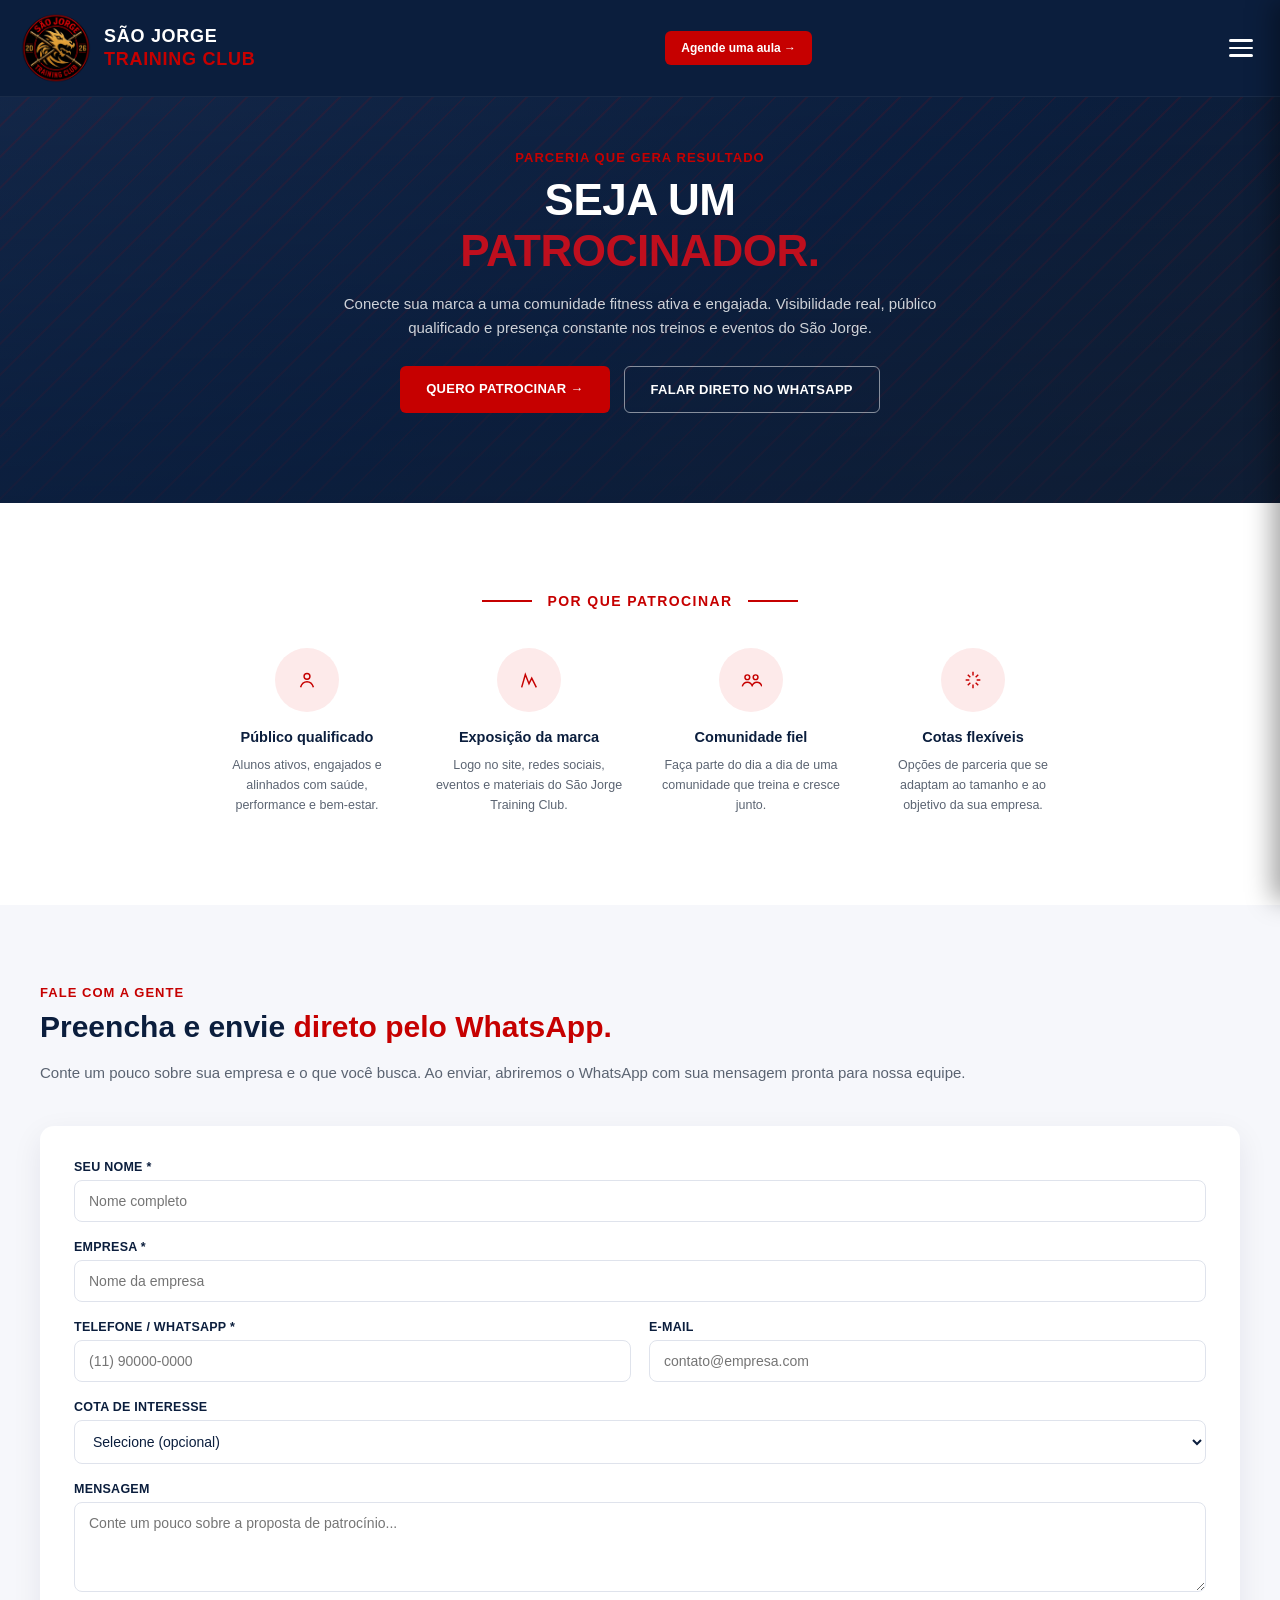
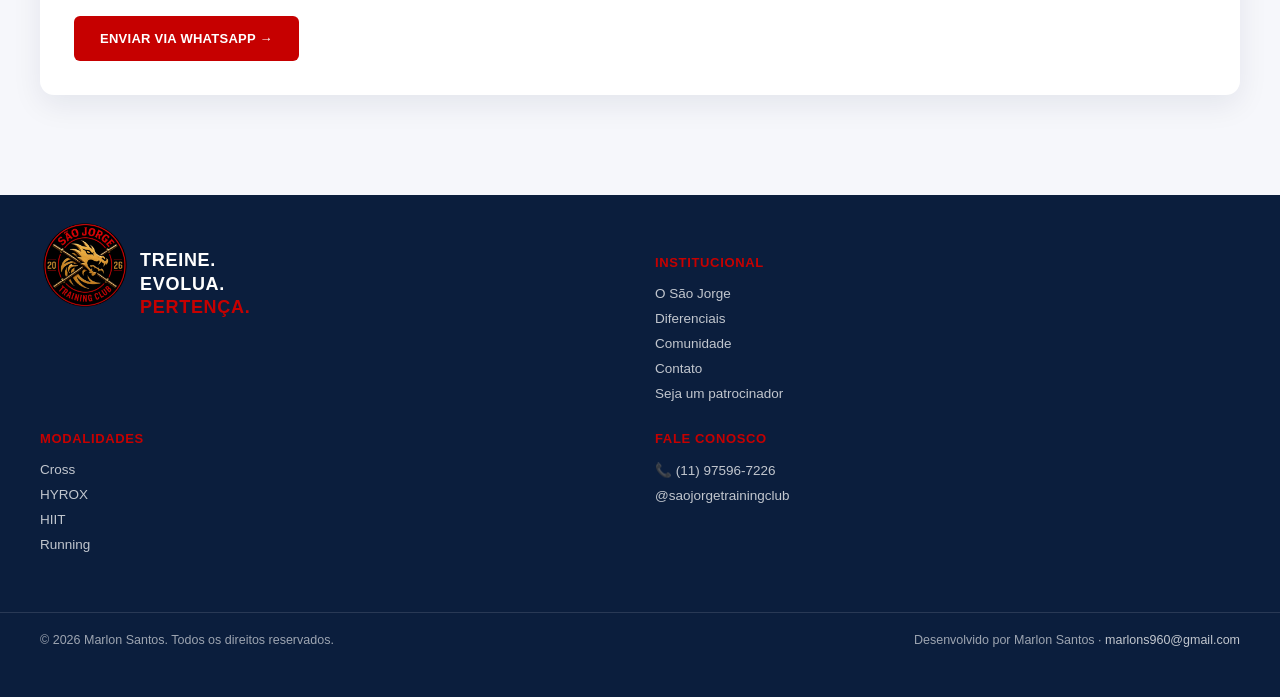
<file: aderir-patrocinadores.html>
<!doctype html>
<html lang="pt-BR">
  <head>
    <meta charset="UTF-8" />
    <meta name="viewport" content="width=device-width, initial-scale=1.0" />
    <meta name="description" content="Seja um patrocinador do São Jorge Training Club e conecte sua marca a uma comunidade fitness engajada.">
    <meta name="keywords" content="São Jorge Training Club, patrocínio, patrocinadores, parceria, marketing esportivo">
    <link rel="stylesheet" href="style.css">
    <title>Seja um Patrocinador | São Jorge Training Club</title>
  </head>
  <body>

    <!-- HEADER --->
    <header class="header">
      <div class="container">
        <a href="sao-jorge-training-club.html" class="logo">
          <img src="imgs/logo_transparent.png" class="logo-icon" alt="São Jorge Training Club">
          <span class="logo-text">SÃO JORGE<br><em>TRAINING CLUB</em></span>
        </a>
        <nav class="menu" id="siteMenu">
          <button type="button" id="menuCtaAula" class="menu-cta">📅 Agende uma aula</button>
          <a href="sao-jorge-training-club.html#inicio">Início</a>
          <a href="sao-jorge-training-club.html#sao-jorge">O São Jorge</a>
          <a href="sao-jorge-training-club.html#modalidades">Modalidades</a>
          <a href="sao-jorge-training-club.html#diferenciais">Diferenciais</a>
          <a href="sao-jorge-training-club.html#comunidade">Comunidade</a>
          <a href="sao-jorge-training-club.html#patrocinadores">Patrocinadores</a>
          <a href="sao-jorge-training-club.html#planos">Planos</a>
          <a href="sao-jorge-training-club.html#contato">Contato</a>
        </nav>
        <button type="button" id="headerCtaAula" class="btn-header">Agende uma aula →</button>
        <button class="menu-toggle" id="menuToggle" aria-label="Abrir menu" aria-expanded="false" aria-controls="siteMenu">
          <span></span>
          <span></span>
          <span></span>
        </button>
      </div>
    </header>
    <div class="menu-overlay" id="menuOverlay"></div>

    <!-- HERO PATROCINADORES -->
    <section class="hero sponsor-hero sponsor-hero-full" id="inicio">
      <div class="sponsor-hero-inner">
        <p class="eyebrow eyebrow-light">PARCERIA QUE GERA RESULTADO</p>
        <h1>SEJA UM<br><span>PATROCINADOR.</span></h1>
        <p class="hero-desc">Conecte sua marca a uma comunidade fitness ativa e engajada. Visibilidade real, público qualificado e presença constante nos treinos e eventos do São Jorge.</p>
        <div class="hero-actions">
          <a href="#form-patrocinio" class="btn-primary">Quero patrocinar →</a>
          <a href="https://wa.me/5511975967226" target="_blank" rel="noopener" class="btn-outline">Falar direto no WhatsApp</a>
        </div>
      </div>
    </section>

    <!-- BENEFÍCIOS -->
    <section class="modalidades" id="beneficios">
      <div class="container">
        <h3 class="section-title"><span class="line"></span>POR QUE PATROCINAR<span class="line"></span></h3>
        <div class="cards cards-6 cards-static cards-center">
          <article class="feature">
            <div class="feature-icon">
              <svg viewBox="0 0 24 24" width="22" height="22" fill="none" stroke="#c60000" stroke-width="1.6"><circle cx="12" cy="8" r="3.2"/><path d="M5 20c1.2-4 4-6 7-6s5.8 2 7 6"/></svg>
            </div>
            <h4>Público qualificado</h4>
            <p>Alunos ativos, engajados e alinhados com saúde, performance e bem-estar.</p>
          </article>
          <article class="feature">
            <div class="feature-icon">
              <svg viewBox="0 0 24 24" width="22" height="22" fill="none" stroke="#c60000" stroke-width="1.6"><path d="M4 20l4-14 4 10 3-6 5 10"/></svg>
            </div>
            <h4>Exposição da marca</h4>
            <p>Logo no site, redes sociais, eventos e materiais do São Jorge Training Club.</p>
          </article>
          <article class="feature">
            <div class="feature-icon">
              <svg viewBox="0 0 24 24" width="22" height="22" fill="none" stroke="#c60000" stroke-width="1.6"><circle cx="8" cy="9" r="2.6"/><circle cx="17" cy="9" r="2.6"/><path d="M2.5 19c.8-3 3-4.6 5.5-4.6S12.7 16 13.5 19M13 19c.8-3 3-4.6 5.5-4.6S23 16 23.8 19"/></svg>
            </div>
            <h4>Comunidade fiel</h4>
            <p>Faça parte do dia a dia de uma comunidade que treina e cresce junto.</p>
          </article>
          <article class="feature">
            <div class="feature-icon">
              <svg viewBox="0 0 24 24" width="22" height="22" fill="none" stroke="#c60000" stroke-width="1.6"><path d="M12 3v4M12 17v4M4 12h4M16 12h4M6.3 6.3l2.8 2.8M14.9 14.9l2.8 2.8M6.3 17.7l2.8-2.8M14.9 9.1l2.8-2.8"/></svg>
            </div>
            <h4>Cotas flexíveis</h4>
            <p>Opções de parceria que se adaptam ao tamanho e ao objetivo da sua empresa.</p>
          </article>
        </div>
      </div>
    </section>

    <!-- FORMULÁRIO -->
    <section class="sponsor-form-section" id="form-patrocinio">
      <div class="container sponsor-form-container">
        <div class="sponsor-form-intro">
          <p class="eyebrow">FALE COM A GENTE</p>
          <h2 class="section-heading" style="text-align:left; margin-bottom:16px;">Preencha e envie <span>direto pelo WhatsApp.</span></h2>
          <p class="sponsor-form-desc">Conte um pouco sobre sua empresa e o que você busca. Ao enviar, abriremos o WhatsApp com sua mensagem pronta para nossa equipe.</p>
        </div>

        <form id="sponsorForm" class="sponsor-form" novalidate>
          <div class="form-row">
            <label for="spNome">Seu nome *</label>
            <input type="text" id="spNome" name="spNome" placeholder="Nome completo" required>
          </div>

          <div class="form-row">
            <label for="spEmpresa">Empresa *</label>
            <input type="text" id="spEmpresa" name="spEmpresa" placeholder="Nome da empresa" required>
          </div>

          <div class="form-row-grid">
            <div class="form-row">
              <label for="spTelefone">Telefone / WhatsApp *</label>
              <input type="tel" id="spTelefone" name="spTelefone" placeholder="(11) 90000-0000" required>
            </div>
            <div class="form-row">
              <label for="spEmail">E-mail</label>
              <input type="email" id="spEmail" name="spEmail" placeholder="contato@empresa.com">
            </div>
          </div>

          <div class="form-row">
            <label for="spCota">Cota de interesse</label>
            <select id="spCota" name="spCota">
              <option value="">Selecione (opcional)</option>
              <option value="Bronze">Bronze</option>
              <option value="Prata">Prata</option>
              <option value="Ouro">Ouro</option>
              <option value="Ainda não sei">Ainda não sei / quero saber mais</option>
            </select>
          </div>

          <div class="form-row">
            <label for="spMensagem">Mensagem</label>
            <textarea id="spMensagem" name="spMensagem" rows="4" placeholder="Conte um pouco sobre a proposta de patrocínio..."></textarea>
          </div>

          <p class="sponsor-feedback" id="sponsorFeedback" hidden></p>

          <button type="submit" class="btn-primary sponsor-submit">Enviar via WhatsApp →</button>
        </form>
      </div>
    </section>

    <!-- MODAL: Formulário de aula -->
    <div class="modal-overlay" id="planModalOverlay">
      <div class="modal-box" role="dialog" aria-modal="true" aria-labelledby="planModalTitle">
        <button type="button" class="modal-close" id="planModalClose" aria-label="Fechar">×</button>
        <p class="eyebrow" id="planModalEyebrow">AULA EXPERIMENTAL</p>
        <h3 id="planModalTitle">Complete seus dados</h3>
        <p class="modal-desc" id="planModalDesc">Preencha as informações abaixo. Vamos abrir o WhatsApp com sua mensagem pronta.</p>

        <form id="planForm" class="plan-form" novalidate>
          <div class="form-row">
            <label for="planAlunoNome">Nome do aluno *</label>
            <input type="text" id="planAlunoNome" name="planAlunoNome" placeholder="Nome completo" required>
          </div>
          <div class="form-row">
            <label for="planDataInicio">Dia que pretende começar *</label>
            <input type="date" id="planDataInicio" name="planDataInicio" required>
          </div>
          <div class="form-row">
            <label for="planTelefone">Telefone / WhatsApp</label>
            <input type="tel" id="planTelefone" name="planTelefone" placeholder="(11) 90000-0000">
          </div>

          <p class="sponsor-feedback" id="planFormFeedback" hidden></p>

          <button type="submit" class="btn-primary plan-form-submit">Enviar para o WhatsApp →</button>
        </form>
      </div>
    </div>

    <!-- FOOTER -->
    <footer class="footer">
      <div class="container footer-container">
        <div class="footer-brand">
          <div class="footer-logo">
            <img src="imgs/logo_transparent.png" alt="São Jorge Training Club" class="footer-logo-img">
            <span class="logo-text">
              TREINE.<br>
              EVOLUA.<br>
              <em>PERTENÇA.</em>
            </span>
          </div>
          <p class="footer-tagline"></p>
        </div>
        <div class="footer-col">
          <strong>Institucional</strong>
          <a href="sao-jorge-training-club.html#sao-jorge">O São Jorge</a>
          <a href="sao-jorge-training-club.html#diferenciais">Diferenciais</a>
          <a href="sao-jorge-training-club.html#comunidade">Comunidade</a>
          <a href="sao-jorge-training-club.html#contato">Contato</a>
          <a href="aderir-patrocinadores.html">Seja um patrocinador</a>
        </div>
        <div class="footer-col">
          <strong>Modalidades</strong>
          <a href="sao-jorge-training-club.html#modalidades">Cross</a>
          <a href="sao-jorge-training-club.html#modalidades">HYROX</a>
          <a href="sao-jorge-training-club.html#modalidades">HIIT</a>
          <a href="sao-jorge-training-club.html#modalidades">Running</a>
        </div>
        <div class="footer-col">
          <strong>Fale conosco</strong>
          <a href="https://wa.me/5511975967226" target="_blank" rel="noopener">📞 (11) 97596-7226</a>
          <a href="#">@saojorgetrainingclub</a>
        </div>
      </div>
      <div class="container footer-bottom">
        <p>© 2026 Marlon Santos. Todos os direitos reservados.</p>
        <p>Desenvolvido por Marlon Santos · <a href="mailto:marlons960@gmail.com">marlons960@gmail.com</a></p>
      </div>
    </footer>

    <script src="script.js"></script>

  </body>
</html>
</file>
<file: style.css>
*{
    margin:0;
    padding:0;
    box-sizing:border-box;
}

:root{
    --navy:#0B1E3D;
    --navy-light:#12294f;
    --red:#c60000;
    --red-bright:#ff0000;
    --white:#ffffff;
    --gray-bg:#f6f7fb;
    --text-muted:#5b6472;
}

html{
    scroll-behavior:smooth;
}

body{
    font-family:Arial, Helvetica, sans-serif;
    background:#fff;
    color:#60599c;
    overflow-x:hidden;
}

img{ max-width:100%; display:block; }

a{ font-family:inherit; }

.container{
    max-width:1300px;
    margin:auto;
    padding:0 40px;
    padding-bottom:20px;
}


.img-placeholder{
    position:relative;
    display:flex;
    align-items:center;
    justify-content:center;
    flex-direction:column;
    gap:6px;
    background:
        repeating-linear-gradient(135deg, rgba(198,0,0,.18) 0 2px, transparent 2px 22px),
        linear-gradient(155deg, #1b2f52 0%, #0B1E3D 55%, #1a1a1a 100%);
    color:rgba(255,255,255,.75);
    text-align:center;
    font-size:12px;
    letter-spacing:.06em;
    text-transform:uppercase;
    border-radius:10px;
    overflow:hidden;
}
.img-placeholder span{ padding:0 0px; }
.img-placeholder small{ opacity:.7; font-size:10px; }

.eyebrow{
    color:var(--red);
    font-size:13px;
    font-weight:800;
    letter-spacing:.08em;
    text-transform:uppercase;
    margin-bottom:10px;
}
.eyebrow-light{ color:var(--red); }

.hashtag{
    color:var(--red);
    font-weight:700;
    font-size:14px;
    margin:10px 0;
}


.header{
    width:100%;
    background:var(--navy);
    position:fixed;
    top:0; left:0;
    z-index:1000;
    border-bottom:1px solid rgba(255,255,255,.06);
}

.header .container{
    display:flex;
    justify-content:space-between;
    align-items:center;
    padding:14px 40px;
    gap:16px;
}

.logo{
    display:flex;
    align-items:center;
    gap:12px;
    text-decoration:none;
    flex-shrink:0;
}
.logo-icon{
    width:84px;
    height:84px;
    flex-shrink:0;
    object-fit:contain;
}
.logo-text{
    color:#fff;
    font-size:18px;
    font-weight:800;
    line-height:1.3;
    letter-spacing:.04em;
    white-space:nowrap;
}
.logo-text em{
    font-style:normal;
    color:var(--red);
}

.menu{
    display:flex;
    align-items:center;
    gap:4px;
}
.menu a{
    color:#fff;
    text-decoration:none;
    text-transform:uppercase;
    font-size:12px;
    font-weight:700;
    padding:12px 14px;
    border-radius:6px;
    letter-spacing:.02em;
    transition:.3s ease;
    white-space:nowrap;
}
.menu a:hover{
    background:var(--red);
    color:#fff;
    transform:translateY(-2px);
}

.menu-cta{ display:none; }

/* ============ Menu mobile (hambúrguer) ============ */
.menu-toggle{
    display:none;
    flex-direction:column;
    justify-content:center;
    align-items:center;
    gap:5px;
    width:38px;
    height:38px;
    background:transparent;
    border:none;
    cursor:pointer;
    flex-shrink:0;
    z-index:1100;
}
.menu-toggle span{
    display:block;
    width:24px;
    height:2.5px;
    background:#fff;
    border-radius:2px;
    transition:.3s ease;
}
.menu-toggle.open span:nth-child(1){ transform:translateY(7.5px) rotate(45deg); }
.menu-toggle.open span:nth-child(2){ opacity:0; }
.menu-toggle.open span:nth-child(3){ transform:translateY(-7.5px) rotate(-45deg); }

.menu-overlay{
    display:none;
    position:fixed;
    inset:0;
    background:rgba(0,0,0,.5);
    z-index:1050;
    opacity:0;
    visibility:hidden;
    transition:opacity .3s ease;
}
.menu-overlay.active{
    opacity:1;
    visibility:visible;
}
body.menu-locked{ overflow:hidden; }

.btn-header{
    background:var(--red);
    color:#fff;
    text-decoration:none;
    border:none;
    cursor:pointer;
    font-family:inherit;
    padding:13px 24px;
    border-radius:6px;
    font-size:13px;
    font-weight:800;
    white-space:nowrap;
    transition:.3s;
}
.btn-header:hover{
    background:var(--red-bright);
    transform:translateY(-2px);
}

/* ============ Buttons ============ */
.btn-primary,
.btn-outline,
.btn-outline-dark{
    font-family:inherit;
    cursor:pointer;
    -webkit-appearance:none;
    appearance:none;
}

.btn-primary{
    display:inline-block;
    background:var(--red);
    color:#fff;
    text-decoration:none;
    border:none;
    padding:15px 26px;
    border-radius:6px;
    font-size:13px;
    font-weight:800;
    text-transform:uppercase;
    letter-spacing:.02em;
    transition:.3s;
}
.btn-primary:hover{
    background:var(--red-bright);
    transform:translateY(-2px);
}

.btn-outline{
    display:inline-block;
    background:transparent;
    color:#fff;
    text-decoration:none;
    padding:15px 26px;
    border-radius:6px;
    border:1.5px solid rgba(255,255,255,.5);
    font-size:13px;
    font-weight:800;
    text-transform:uppercase;
    letter-spacing:.02em;
    transition:.3s;
}
.btn-outline:hover{
    border-color:#fff;
    background:rgba(255,255,255,.06);
}

.btn-outline-dark{
    display:inline-block;
    background:transparent;
    color:var(--navy);
    text-decoration:none;
    padding:15px 26px;
    border-radius:6px;
    border:1.5px solid #c7cddb;
    font-size:13px;
    font-weight:800;
    text-transform:uppercase;
    letter-spacing:.02em;
    transition:.3s;
}
.btn-outline-dark:hover{
    border-color:var(--navy);
    background:var(--navy);
    color:#fff;
}

.btn-small{
    padding:10px 18px;
    font-size:12px;
}

/* ============ Hero ============ */
.hero{
    background:var(--navy);
    padding:150px 0 70px;
    position:relative;
}

.hero-container{
    display:grid;
    grid-template-columns:1fr 1fr;
    gap:50px;
    align-items:center;
    padding-top:0;
}

.hero-text h1, .sponsor-hero-inner h1{
    color:#fff;
    font-size:44px;
    line-height:1.15;
    font-weight:900;
    letter-spacing:-.01em;
    margin-bottom:6px;
}
.hero-text h1 span, .sponsor-hero-inner h1 span{ color:#BF0F1E; }

.hero-desc{
    color:rgba(255,255,255,.8);
    font-size:15px;
    line-height:1.6;
    margin:16px 0 26px;
}

.hero-actions{
    display:flex;
    gap:14px;
    flex-wrap:wrap;
}

.hero-media{ position:relative; }
.hero-img{
    aspect-ratio:16/11;
    border-radius:12px;
    border-bottom:5px solid var(--red);
}

.whatsapp-float{
    position:fixed;
    right:30px;
    bottom:30px;
    width:54px;
    height:54px;
    border-radius:50%;
    background:#25D366;
    display:flex;
    align-items:center;
    justify-content:center;
    box-shadow:0 6px 18px rgba(0,0,0,.35);
    z-index:900;
    transition:.3s;
}
.whatsapp-float:hover{ transform:scale(1.08); }


.welcome{
    background:#fff;
    padding:90px 0;
}
.welcome-container{
    display:grid;
    grid-template-columns:1fr 1fr;
    gap:60px;
    align-items:center;
}
.welcome-text h2{
    font-size:34px;
    font-weight:900;
    color:var(--navy);
    line-height:1.2;
    margin-bottom:16px;
}
.welcome-text h2 span{ color:var(--red); }
.welcome-text p{
    color:var(--text-muted);
    line-height:1.75;
    font-size:15px;
}

.welcome-media video{
    width:400px;
    height:400px;
    max-width:100%;
    object-fit:cover;
}

.video-thumb{
    aspect-ratio:16/10;
    border-radius:12px;
    border-bottom:5px solid var(--red);
}
.play-btn{
    position:absolute;
    width:64px;
    height:64px;
    border-radius:50%;
    background:#fff;
    border:none;
    display:flex;
    align-items:center;
    justify-content:center;
    cursor:pointer;
    box-shadow:0 8px 22px rgba(0,0,0,.4);
    transition:.3s;
}
.play-btn:hover{ transform:scale(1.08); }

/* ============ Section titles ============ */
.section-title{
    display:flex;
    align-items:center;
    justify-content:center;
    gap:16px;
    color:var(--red);
    font-size:14px;
    font-weight:800;
    letter-spacing:.1em;
    margin-bottom:14px;
}
.section-title .line{
    height:2px;
    width:50px;
    background:var(--red);
    display:inline-block;
}
.section-heading{
    text-align:center;
    font-size:30px;
    font-weight:900;
    color:var(--navy);
    margin-bottom:46px;
}
.section-heading span{ color:var(--red); }

/* ============ Carousel shell ============ */
.carousel{

    position:relative;
    display:flex;
    align-items:center;
    gap:14px;
}
.arrow{
    flex-shrink:0;
    width:42px;
    height:42px;
    border-radius:50%;
    border:none;
    background:var(--navy);
    color:#fff;
    font-size:20px;
    cursor:pointer;
    display:flex;
    align-items:center;
    justify-content:center;
    transition:.3s;
}
.arrow:hover{ background:var(--red); }

.cards{
    display:flex;
    gap:22px;
    flex:1;
    overflow-x:auto;
    scroll-behavior:smooth;
    scroll-snap-type:x mandatory;
    scrollbar-width:none;
    -ms-overflow-style:none;
}
.cards::-webkit-scrollbar{ display:none; }
.cards > *{ scroll-snap-align:start; }
.cards-4 > *{ flex:0 0 calc(25% - 16.5px); min-width:220px; }
.cards-5 > *{ flex:0 0 calc(20% - 17.6px); min-width:130px; }
.cards-static{
    display:grid;
    grid-template-columns:repeat(6,1fr);
    overflow:visible;
    scroll-snap-type:none;
}
.cards-static > *{ scroll-snap-align:none; }

/* Variante para grids com menos itens que colunas (ex: 4 cards) -
   centraliza o conjunto em vez de espalhar/alinhar à esquerda */
.cards-static.cards-center{
    display:flex;
    flex-wrap:wrap;
    justify-content:center;
    max-width:900px;
    margin:0 auto;
}
.cards-static.cards-center > *{
    flex:0 0 200px;
}

.arrow:disabled{
    opacity:.35;
    cursor:default;
    background:var(--navy);
}
.arrow:disabled:hover{ background:var(--navy); }

.dots{
    display:flex;
    justify-content:center;
    gap:8px;
    margin-top:28px;
}
.dot{
    width:8px; height:8px;
    border-radius:50%;
    background:#d8dde6;
}
.dot.active{ background:var(--red); width:22px; border-radius:5px; }

/* ============ Modalidades ============ */
.modalidades{
    background:#fff;
    padding:90px 0 70px;
}
.card{
    background:#fff;
    border:1px solid #ececec;
    border-radius:12px;
    overflow:hidden;
    box-shadow:0 6px 18px rgba(11,30,61,.06);
    position:relative;
}
.card-img{
    height:170px;
    border-radius:0;
}
.card-icon{
    position:absolute;
    top:170px;
    left:20px;
    width:46px;
    height:46px;
    background:var(--red);
    border-radius:50%;
    display:flex;
    align-items:center;
    justify-content:center;
    border:4px solid #fff;
    transform:translateY(-50%);
}
.card h4{
    padding:26px 20px 6px;
    font-size:17px;
    color:var(--navy);
    font-weight:800;
}
.card p{
    padding:0 20px 22px;
    color:var(--text-muted);
    font-size:13.5px;
    line-height:1.6;
}

/* ============ Ebook ============ */
.ebook{
    background:linear-gradient(120deg, var(--navy) 60%, var(--navy-light));
    padding:50px 0;
}
.ebook-container{
    display:flex;
    align-items:center;
    gap:34px;
}
.ebook-cover{ flex-shrink:0; }
.ebook-img{
    width:120px;
    height:150px;
    border-radius:8px;
    border:1px solid rgba(255,255,255,.15);
}
.ebook-text{ flex:1; }
.ebook-text p:last-child{
    color:rgba(255,255,255,.85);
    font-size:15px;
}
.ebook .btn-primary{ flex-shrink:0; }

/* ============ Diferenciais ============ */
.diferenciais{
    background:#fff;
    padding:90px 0 60px;
}
.feature{ text-align:center; padding:0 6px; }
.feature-icon{
    width:64px; height:64px;
    margin:25px auto 16px;
    border-radius:50%;
    background:#fdeaea;
    display:flex;
    align-items:center;
    justify-content:center;
}
.feature h4{
    font-size:14.5px;
    color:var(--navy);
    font-weight:800;
    margin-bottom:8px;
    line-height:1.3;
}
.feature p{
    font-size:12.5px;
    color:var(--text-muted);
    line-height:1.6;
}

/* ============ Comunidade ============ */
.comunidade{
    background: var(--navy);
    padding: 80px 0 5px;
}
.comunidade-head{
    margin-bottom:30px;
}
.comunidade-head h2{
    color:#fff;
    font-size:30px;
    font-weight:900;
    line-height:1.25;
}
.comm-img{
    aspect-ratio:1/1;
    border-radius:10px;
}

/* ============ Saúde / Especialistas ============ */

.saude{
    background: var(--navy);
    padding: 80px 0 40px;
}

.saude-container{
    display: grid;
    grid-template-columns: 250px 1fr;
    align-items: center;
    gap: 20px;
}

.saude-img img{
    display: block;
    width: 250px;
    height: auto;
    object-fit: cover;
    border-radius: 16px;
}

.saude-text{
    margin-left: 20px;
}

/* Texto superior */
.eyebrow-line{
    display: flex;
    justify-content: center;
    align-items: center;
    gap: 16px;
    color: var(--red);
    font-size: 13px;
    font-weight: 800;
    letter-spacing: .08em;
    text-transform: uppercase;
    margin-bottom: 18px;
}

.eyebrow-line .line{
    width: 50px;
    height: 2px;
    background: var(--red);
    display: inline-block;
}

/* Título */
.saude-text h2{
    color: #fff;
    font-size: 15px;
    font-weight: 900;
    line-height: 1.2;
    text-align: center;
    margin-bottom: 18px;
}

.saude-text h2 span{
    display: block;
    color: var(--red);
}

/* Texto */
.saude-text p{
    color: rgba(255,255,255,.8);
    font-size: 15px;
    line-height: 1.7;
    margin-bottom: 28px;
}

/* Botões */
.saude-actions{
    display: flex;
    gap: 14px;
    flex-wrap: wrap;
}


/* ============ Patrocinadores ============ */
.patrocinadores{
    background:#fff;
    padding:60px 0 70px;
}
.cards-5{ align-items:center; }
.sponsor-logo{
    height:90px;
    display:flex;
    align-items:center;
    justify-content:center;
    padding:14px;
    color:var(--text-muted);
    font-size:12px;
    font-weight:700;
    letter-spacing:.04em;
    text-transform:uppercase;
    filter:grayscale(100%);
    opacity:.85;
    transition:.3s;
}
.sponsor-logo:hover{
    filter:grayscale(0%);
    opacity:1;
}

.patrocinadores-cta{
    text-align:center;
    margin-top:40px;
}
.patrocinadores-cta p{
    color:var(--text-muted);
    font-size:15px;
    margin-bottom:16px;
    font-weight:600;
}

/* ============ Página: Seja Patrocinador ============ */
.sponsor-hero{
    padding-bottom:90px;
}

/* ============ Hero patrocinadores: fundo completo, sem caixa ============ */
.sponsor-hero-full{
    background:
        linear-gradient(180deg, rgba(11,30,61,.35) 0%, rgba(11,30,61,.75) 100%),
        repeating-linear-gradient(135deg, rgba(198,0,0,.18) 0 2px, transparent 2px 22px),
        linear-gradient(155deg, #1b2f52 0%, #0B1E3D 55%, #1a1a1a 100%);
    background-size:cover;
    background-position:center;
    display:flex;
    align-items:center;
    justify-content:center;
    text-align:center;
    min-height:480px;
}
.sponsor-hero-inner{
    width:100%;
    max-width:640px;
    padding:0 20px;
}
.sponsor-hero-full .hero-actions{
    justify-content:center;
}

.sponsor-form-section{
    background:var(--gray-bg);
    padding:80px 0;
}
.sponsor-form-container{
    display:grid;
    grid-template-columns:0.9fr 1.1fr;
    gap:60px;
    align-items:start;
}
.sponsor-form-desc{
    color:var(--text-muted);
    line-height:1.7;
    font-size:15px;
    margin-top:10px;
}

.sponsor-form{
    background:#fff;
    border-radius:14px;
    padding:34px;
    box-shadow:0 10px 30px rgba(11,30,61,.08);
    display:flex;
    flex-direction:column;
    gap:18px;
}
.form-row{
    display:flex;
    flex-direction:column;
    gap:6px;
}
.form-row-grid{
    display:grid;
    grid-template-columns:1fr 1fr;
    gap:18px;
}
.sponsor-form label,
.plan-form label{
    font-size:12.5px;
    font-weight:800;
    color:var(--navy);
    letter-spacing:.02em;
    text-transform:uppercase;
}
.sponsor-form input,
.sponsor-form select,
.sponsor-form textarea,
.plan-form input,
.plan-form select,
.plan-form textarea{
    font-family:inherit;
    font-size:14px;
    padding:12px 14px;
    border:1.5px solid #dfe3ec;
    border-radius:8px;
    color:var(--navy);
    background:#fff;
    transition:.25s;
    resize:vertical;
}
.sponsor-form input:focus,
.sponsor-form select:focus,
.sponsor-form textarea:focus,
.plan-form input:focus,
.plan-form select:focus,
.plan-form textarea:focus{
    outline:none;
    border-color:var(--red);
}
.sponsor-submit{
    border:none;
    cursor:pointer;
    margin-top:6px;
    align-self:flex-start;
}
.sponsor-feedback{
    color:var(--red);
    font-size:13px;
    font-weight:700;
}

/* ============ Modal (plano / aula) ============ */
.modal-overlay{
    position:fixed;
    inset:0;
    background:rgba(11,30,61,.6);
    display:flex;
    align-items:center;
    justify-content:center;
    padding:20px;
    z-index:1200;
    opacity:0;
    visibility:hidden;
    transition:opacity .25s ease;
}
.modal-overlay.active{
    opacity:1;
    visibility:visible;
}
.modal-box{
    background:#fff;
    border-radius:14px;
    padding:36px;
    max-width:460px;
    width:100%;
    position:relative;
    box-shadow:0 20px 50px rgba(0,0,0,.3);
    transform:translateY(12px);
    transition:transform .25s ease;
}
.modal-overlay.active .modal-box{
    transform:translateY(0);
}
.modal-close{
    position:absolute;
    top:14px;
    right:16px;
    background:transparent;
    border:none;
    font-size:26px;
    line-height:1;
    color:var(--text-muted);
    cursor:pointer;
    transition:.2s;
}
.modal-close:hover{ color:var(--red); }

.modal-box h3{
    color:var(--navy);
    font-size:21px;
    font-weight:900;
    margin:4px 0 8px;
}
.modal-desc{
    color:var(--text-muted);
    font-size:13.5px;
    line-height:1.6;
    margin-bottom:20px;
}

.plan-form{
    display:flex;
    flex-direction:column;
    gap:16px;
}
.plan-form-submit{
    border:none;
    cursor:pointer;
    width:100%;
    text-align:center;
    margin-top:4px;
}

/* ============ Info / Planos ============ */
.info-planos{
    background:var(--gray-bg);
    padding:70px 0;
}
.info-planos-container{
    display:grid;
    grid-template-columns:1fr 2fr;
    gap:50px;
}
.info-item{
    display:flex;
    gap:14px;
    margin-bottom:22px;
}
.info-icon{ font-size:20px; }
.info-item strong{
    display:block;
    color:var(--navy);
    font-size:14px;
    margin-bottom:4px;
}
.info-item p{
    color:var(--text-muted);
    font-size:13.5px;
    line-height:1.6;
}

.planos-desc{
    color:var(--text-muted);
    font-size:14px;
    margin-bottom:24px;
}
.plans-grid{
    display:grid;
    grid-template-columns:repeat(3,1fr);
    gap:18px;
    margin-bottom:16px;
}
.plan{
    background:#fff;
    border:2px solid #e4e7ee;
    border-radius:12px;
    padding:24px 20px;
    position:relative;
    cursor:pointer;
    transition:.25s ease;
}
.plan:hover{
    transform:translateY(-3px);
    box-shadow:0 10px 24px rgba(11,30,61,.1);
}
.plan-featured{
    border-color:var(--red);
    box-shadow:0 10px 26px rgba(198,0,0,.14);
}
.plan-check{
    position:absolute;
    top:14px;
    right:14px;
    width:22px;
    height:22px;
    border-radius:50%;
    border:2px solid #d8dde6;
    background:#fff;
    color:transparent;
    font-size:13px;
    font-weight:900;
    display:flex;
    align-items:center;
    justify-content:center;
    transition:.2s;
}
.plan.selected{
    border-color:var(--red);
    box-shadow:0 12px 28px rgba(198,0,0,.22);
    transform:translateY(-3px);
}
.plan.selected .plan-check{
    background:var(--red);
    border-color:var(--red);
    color:#fff;
}
.badge{
    position:absolute;
    top:-12px; left:50%;
    transform:translateX(-50%);
    background:var(--red);
    color:#fff;
    font-size:10.5px;
    font-weight:800;
    text-transform:uppercase;
    padding:5px 14px;
    border-radius:14px;
    white-space:nowrap;
}
.plan h4{
    color:var(--navy);
    font-size:17px;
    font-weight:800;
    margin-bottom:6px;
    padding-right:24px;
}
.plan-freq{
    color:var(--red);
    font-weight:700;
    font-size:13px;
    margin-bottom:10px;
}
.plan-desc{
    color:var(--text-muted);
    font-size:12.5px;
    line-height:1.5;
    margin-bottom:18px;
    min-height:38px;
}
.planos-cta{
    background:#fff;
    border:1px solid #e4e7ee;
    border-radius:12px;
    padding:18px 20px;
}
.planos-note{
    font-size:13px;
    color:var(--text-muted);
    margin:0;
}
.planos-note strong{ color:var(--navy); }
.planos-cta-actions{
    display:flex;
    gap:12px;
    flex-wrap:wrap;
    margin-top:14px;
}

/* ============ Footer ============ */
.footer{
    background:var(--navy);
    padding:60px 0 30px;
}
.footer-container{
    display:grid;
    grid-template-columns:1.6fr 1fr 1fr 1fr;
    gap:30px;
}
.footer-logo{
    display:flex;
    align-items:center;
    gap:10px;
    margin-bottom:18px;
}
.footer-tagline{
    color:#fff;
    font-size:20px;
    font-weight:900;
    line-height:1.35;
}
.footer-tagline span{ color:var(--red); }

.footer-col{ display:flex; flex-direction:column; gap:10px; }
.footer-col strong{
    color:var(--red);
    font-size:13px;
    text-transform:uppercase;
    letter-spacing:.05em;
    margin-bottom:6px;
}
.footer-col a{
    color:rgba(255,255,255,.75);
    text-decoration:none;
    font-size:13.5px;
    transition:.25s;
}
.footer-col a:hover{ color:#fff; }

.footer-bottom{
    margin-top:40px;
    padding-top:20px;
    border-top:1px solid rgba(255,255,255,.12);
    display:flex;
    justify-content:space-between;
    align-items:center;
    flex-wrap:wrap;
    gap:8px;
}
.footer-bottom p{
    color:rgba(255,255,255,.6);
    font-size:12.5px;
    margin:0;
}
.footer-bottom a{
    color:rgba(255,255,255,.75);
    text-decoration:none;
    transition:.25s;
}
.footer-bottom a:hover{ color:#fff; }

.footer-logo {
    display: flex;
    align-items: center;
    gap: 10px;
    margin-bottom: 18px;
    margin-top: -15px; /* sobe 15px */
    width: 100px; /* define a largura da imagem */
}

.footer-logo-img{
    width:90px;
    height:auto;
    transform: translateY(-20px);
}

/* ============================================================
   RESPONSIVO — do maior para o menor breakpoint
   ============================================================ */

/* ---------- Tablet / menu hambúrguer (≤1300px) ---------- */
@media (max-width: 1300px){
    .header .container{ padding:12px 20px; gap:12px; }
    .logo-icon{ width:72px; height:72px; }
    .btn-header{ padding:10px 16px; font-size:12px; }

    .menu{
        display:flex;
        flex-direction:column;
        align-items:stretch;
        gap:0;
        position:fixed;
        top:0;
        right:0;
        height:100vh;
        width:min(80vw, 300px);
        background:var(--navy-light);
        z-index:1080;
        padding:90px 24px 30px;
        transform:translateX(100%);
        transition:transform .35s ease;
        box-shadow:-8px 0 24px rgba(0,0,0,.35);
        overflow-y:auto;
    }
    .menu.open{ transform:translateX(0); }
    .menu a{
        padding:16px 6px;
        border-bottom:1px solid rgba(255,255,255,.08);
        border-radius:0;
        font-size:13px;
        white-space:normal;
    }
    .menu a:hover{ transform:none; background:transparent; color:var(--red); }

    .menu-cta{
        display:block;
        width:100%;
        text-align:center;
        background:var(--red);
        color:#fff;
        text-decoration:none;
        text-transform:uppercase;
        font-weight:800;
        letter-spacing:.02em;
        padding:14px 6px;
        border-radius:6px;
        border:none;
        border-bottom:none;
        margin-bottom:16px;
        cursor:pointer;
        font-family:inherit;
        font-size:13px;
    }
    .menu-cta:hover{ background:var(--red-bright); }

    .menu-toggle{ display:flex; }
    .menu-overlay{ display:block; }

    .cards-4 > *{ flex:0 0 calc(50% - 11px); }
    .cards-6{ grid-template-columns:repeat(3,1fr); }
    .cards-5 > *{ flex:0 0 calc(33.33% - 14.6px); }
    .hero-container, .welcome-container, .saude-container{ grid-template-columns:1fr; }
    .info-planos-container{ grid-template-columns:1fr; }
    .plans-grid{ grid-template-columns:1fr; }
    .footer-container{ grid-template-columns:1fr 1fr; }

    .welcome-media video{
        width:100%;
        height:auto;
        aspect-ratio:1/1;
    }

    .sponsor-form-container{ grid-template-columns:1fr; gap:40px; }
}

/* ---------- Celulares grandes / tablets pequenos (≤768px) ---------- */
@media (max-width:768px){
    .logo-icon{ width:62px; height:62px; }
    .logo-text{ font-size:15px; }
    .section-heading{ font-size:26px; }
    .cards-6{ grid-template-columns:repeat(2,1fr); }
}

/* ---------- Celulares (≤640px) ---------- */
@media (max-width:640px){
    .container{ padding:0 20px; }

    .header .container{ padding:10px 16px; gap:10px; }
    .logo-icon{ width:56px; height:56px; }
    .logo-text{ font-size:13px; }
    .btn-header{ padding:9px 12px; font-size:11px; }

    .hero{ padding-top:116px; padding-bottom:50px; }
    .hero-text h1, .sponsor-hero-inner h1{ font-size:27px; }
    .hero-desc{ font-size:14px; }
    .hero-actions{ flex-direction:column; align-items:stretch; }
    .hero-actions a{ text-align:center; }

    .welcome{ padding:60px 0; }
    .welcome-text h2{ font-size:28px; }

    .saude-text h2{ font-size:28px; }

    .section-heading{ font-size:24px; }

    .cards-4 > *, .cards-5 > *{ flex:0 0 calc(75% - 11px); }
    .cards-6{ grid-template-columns:1fr 1fr; }

    .ebook{ padding:50px 0; }
    .ebook-container{ flex-direction:column; text-align:center; }
    .ebook-container .btn-primary{ width:100%; text-align:center; }

    .info-planos{ padding:50px 0; }
    .patrocinadores-cta a{ width:100%; text-align:center; }

    .footer{ padding:45px 0 24px; }
    .footer-container{ grid-template-columns:1fr; text-align:left; }
    .footer-bottom{ flex-direction:column; text-align:center; }

    .whatsapp-float{ right:14px; bottom:14px; width:46px; height:46px; }
    .whatsapp-float svg{ width:21px; height:21px; }

    .planos-cta-actions{ flex-direction:column; }
    .planos-cta-actions a,
    .planos-cta-actions button{ text-align:center; width:100%; }
    .onde-estamos .btn-outline-dark{ width:100%; text-align:center; }

    .sponsor-form{ padding:24px; }
    .form-row-grid{ grid-template-columns:1fr; gap:18px; }
    .sponsor-submit{ width:100%; text-align:center; }
    .sponsor-hero{ padding-bottom:60px; }
    .sponsor-hero-full{ min-height:380px; }
}

/* ---------- Celulares pequenos / muito estreitos (≤480px) ---------- */
@media (max-width:480px){
    .btn-header{ display:none; }
    .header .container{ justify-content:space-between; padding:8px 14px; }
    .logo-icon{ width:50px; height:50px; }

    .hero{ padding-top:104px; }
    .hero-text h1, .sponsor-hero-inner h1{ font-size:24px; }
    .hashtag{ font-size:13px; }

    .cards-4 > *, .cards-5 > *{ flex:0 0 calc(84% - 11px); }
    .cards-6{ grid-template-columns:1fr; }

    .section-title{ font-size:12px; gap:10px; }
    .section-title .line{ width:28px; }

    .plan-form, .sponsor-form{ padding:20px; }
    .modal-box{ padding:26px 20px; }

    .footer-logo{ width:auto; }
}

/* ---------- Celulares muito pequenos (≤360px) ---------- */
@media (max-width:360px){
    .logo-text{ display:none; }
    .logo-icon{ width:46px; height:46px; }
    .header .container{ gap:8px; }
    .hero-text h1, .sponsor-hero-inner h1{ font-size:22px; }
    .cards-4 > *, .cards-5 > *{ flex:0 0 calc(90% - 11px); }
}

/* Ajuste para âncoras não ficarem escondidas atrás do header fixo */
section[id]{
    scroll-margin-top: 130px;
}
</file>
